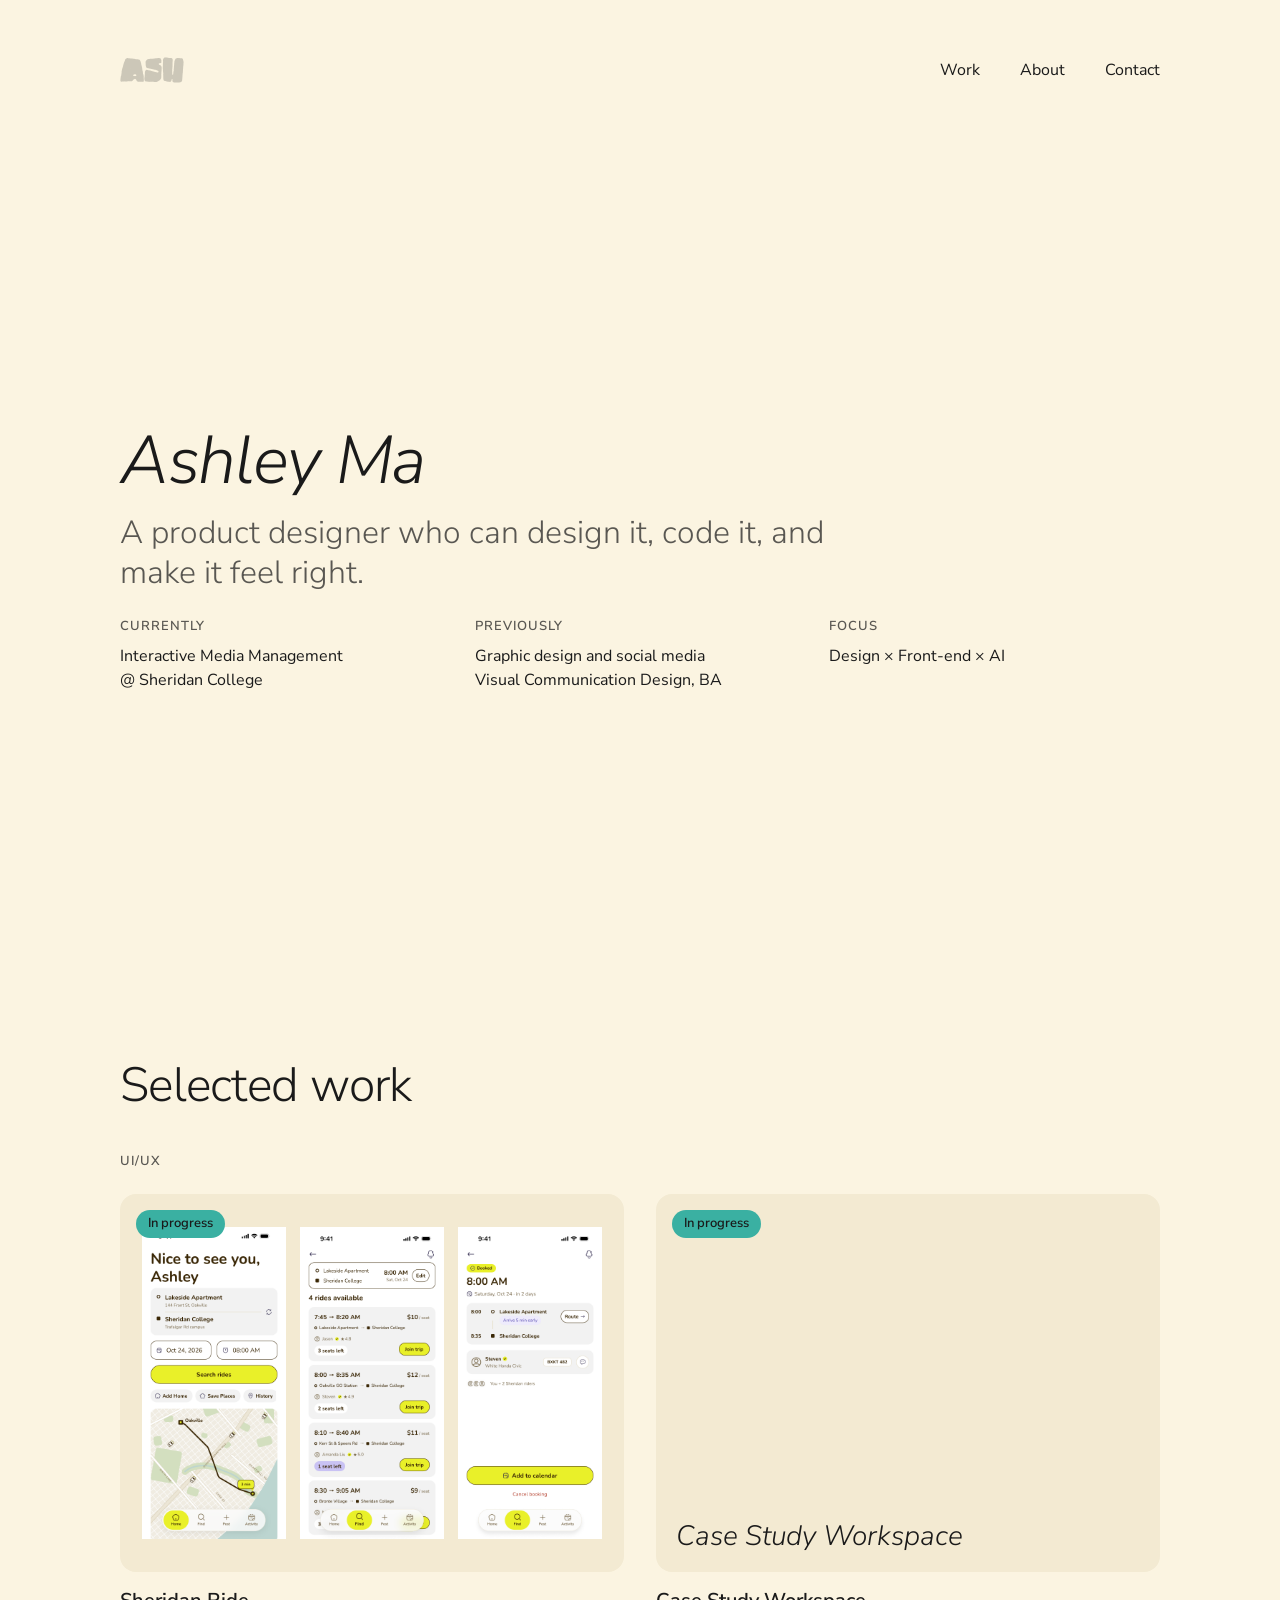
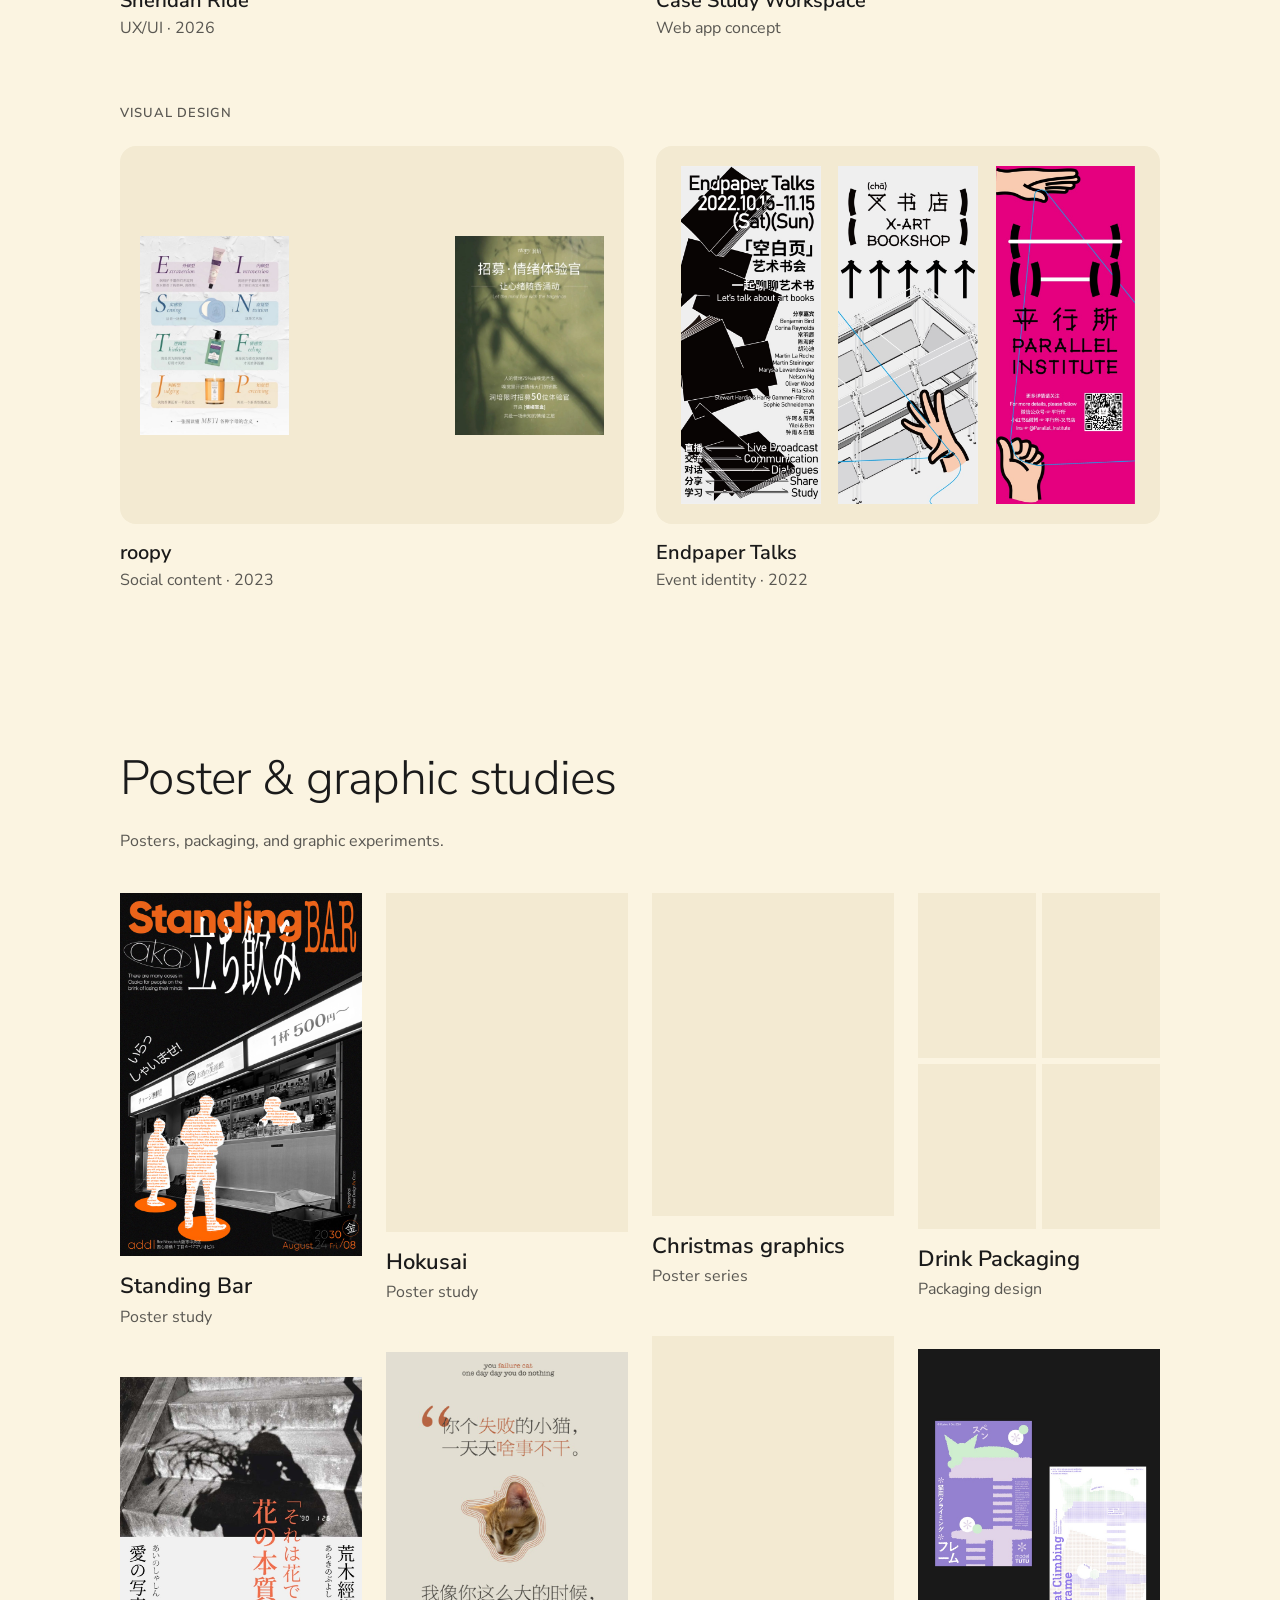
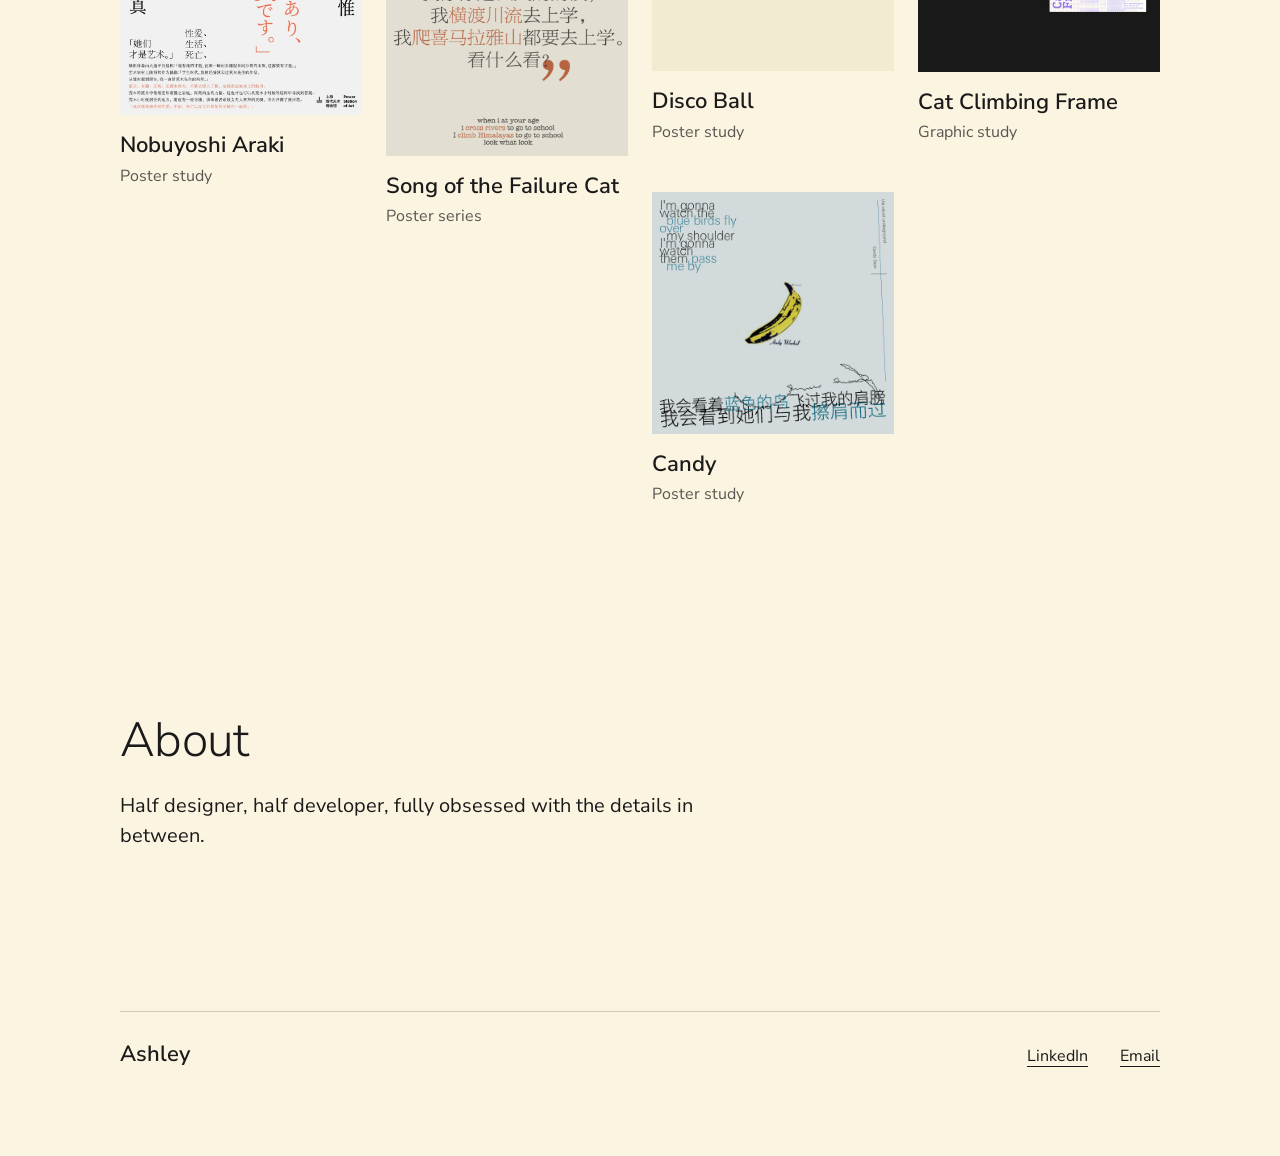
<file: index.html>
<!DOCTYPE html>
<html lang="en">
<head>
  <meta charset="UTF-8">
  <meta name="viewport" content="width=device-width, initial-scale=1.0">
  <meta name="description" content="Ashley Ma — Design × Front-end × AI.">
  <title>Ashley Ma ｜ Design × Front-end × AI</title>
  <link rel="icon" type="image/svg+xml" sizes="any" href="assets/brand_assets/favicon.svg">
  <link rel="preconnect" href="https://fonts.googleapis.com">
  <link rel="preconnect" href="https://fonts.gstatic.com" crossorigin>
  <link href="https://fonts.googleapis.com/css2?family=Gaegu:wght@700&amp;family=Nunito+Sans:ital,opsz,wght@0,6..12,300;0,6..12,400;0,6..12,600;1,6..12,300&amp;display=swap" rel="stylesheet">
  <link rel="stylesheet" href="css/style.css">
</head>
<body>
  <a class="skip-link" href="#main">Skip to content</a>
  <div class="page">
    <header class="site-header">
      <a class="brand" href="index.html" aria-label="ASH home"><img src="assets/brand_assets/ASHlogo.svg" width="96" height="39" alt="ASH"></a>
      <nav aria-label="Main navigation"><a href="#work">Work</a><a href="#about">About</a><a href="#contact">Contact</a></nav>
    </header>
    <main id="main" tabindex="-1">
      <section class="hero" aria-labelledby="intro">
        <div class="hero-title"><h1 id="intro">Ashley Ma</h1><p class="tagline">A product designer who can design it, code it, and make it feel right.</p></div>
        <dl class="facts">
          <div><dt>Currently</dt><dd>Interactive Media Management<br>@ Sheridan College</dd></div>
          <div><dt>Previously</dt><dd>Graphic design and social media<br>Visual Communication Design, BA</dd></div>
          <div><dt>Focus</dt><dd>Design × Front-end × AI</dd></div>
        </dl>
      </section>
      <section id="work" class="work" aria-labelledby="work-title">
        <h2 id="work-title">Selected work</h2>
        <div class="work-group">
          <h3 id="uiux-title" class="group-title">UI/UX</h3>
          <div class="project-grid">
            <a class="project-card-link" href="project.html?id=sheridan-ride"><article class="project">
              <div class="cover card--neutral"><p class="project-tag">In progress</p><span class="sheridan-screens" aria-hidden="true">
                <img src="assets/images/sheridanRide/01-home-page.png" width="804" height="1748" alt="" loading="lazy" decoding="async"><img src="assets/images/sheridanRide/02-search-results.png" width="804" height="1748" alt="" loading="lazy" decoding="async"><img src="assets/images/sheridanRide/04-posted-ride-details.png" width="804" height="1748" alt="" loading="lazy" decoding="async">
              </span></div>
              <h4>Sheridan Ride</h4><p class="project-meta">UX/UI · 2026</p>
            </article></a>
            <!-- Hidden: Photo Vocab App card. To show it again, delete this comment opener and its closer.
            <a class="project-card-link" href="project.html?id=photo-vocab-app"><article class="project">
              <div class="cover card--neutral"><p class="project-tag">In progress</p></div>
              <h4>Photo Vocab App</h4>
            </article></a>
            -->
            <a class="project-card-link" href="project.html?id=case-study-workspace"><article class="project">
              <div class="cover card--neutral"><p class="project-tag">In progress</p><span class="cover-title" aria-hidden="true">Case Study Workspace</span></div>
              <h4>Case Study Workspace</h4><p class="project-meta">Web app concept</p>
            </article></a>
          </div>
        </div>
        <div class="work-group">
          <h3 id="visual-title" class="group-title">Visual design</h3>
          <div class="project-grid">
            <a class="project-card-link" href="project.html?id=roopy"><article class="project">
              <div class="cover card--neutral"><span class="cover-art" aria-hidden="true"><img src="assets/images/portfolio/roopy-mbti.jpg" width="900" height="1200" alt="" loading="lazy" decoding="async"><img src="assets/images/portfolio/roopy-skin-tea-hand-cream.jpg" width="900" height="1200" alt="" loading="lazy" decoding="async"><img src="assets/images/portfolio/roopy-fragrance.jpg" width="900" height="1200" alt="" loading="lazy" decoding="async"></span></div>
              <h4>roopy</h4><p class="project-meta">Social content · 2023</p>
            </article></a>
            <a class="project-card-link" href="project.html?id=endpaper-talks"><article class="project">
              <div class="cover card--neutral"><span class="cover-art" aria-hidden="true"><img src="assets/images/portfolio/endpaper-talks.jpg" width="498" height="1200" alt="" loading="lazy" decoding="async"><img src="assets/images/portfolio/x-art-bookshop.jpg" width="499" height="1200" alt="" loading="lazy" decoding="async"><img src="assets/images/portfolio/parallel-institute.jpg" width="494" height="1200" alt="" loading="lazy" decoding="async"></span></div>
              <h4>Endpaper Talks</h4><p class="project-meta">Event identity · 2022</p>
            </article></a>
          </div>
        </div>
      </section>
      <section class="work personal-work" aria-labelledby="personal-title">
        <h2 id="personal-title">Poster &amp; graphic studies</h2><p class="section-intro">Posters, packaging, and graphic experiments.</p>
        <div class="exploration-grid">
          <a href="project.html?id=standing-bar"><article class="exploration-card"><img src="assets/images/portfolio/standing-bar.jpg" width="800" height="1200" alt="Standing Bar poster with monochrome street photography and orange lettering" loading="lazy" decoding="async"><h3>Standing Bar</h3><p>Poster study</p></article></a>
          <a href="project.html?id=araki"><article class="exploration-card"><img src="assets/images/portfolio/araki.jpg" width="857" height="1200" alt="Araki exhibition poster with monochrome photography" loading="lazy" decoding="async"><h3>Nobuyoshi Araki</h3><p>Poster study</p></article></a>
          <a href="project.html?id=hokusai"><article class="exploration-card"><img src="assets/images/portfolio/hokusai.jpg" width="857" height="1200" alt="Hokusai exhibition poster with Japanese prints and blue typography" loading="lazy" decoding="async"><h3>Hokusai</h3><p>Poster study</p></article></a>
          <a href="project.html?id=failure-cat"><article class="exploration-card"><img src="assets/images/portfolio/failure-cat-1.jpg" width="720" height="1200" alt="Failure Cat collage poster" loading="lazy" decoding="async"><h3>Song of the Failure Cat</h3><p>Poster series</p></article></a>
          <a href="project.html?id=christmas"><article class="exploration-card"><img src="assets/images/portfolio/christmas-series.jpg" width="900" height="1200" alt="Christmas graphic compositions in red, green, and cream" loading="lazy" decoding="async"><h3>Christmas graphics</h3><p>Poster series</p></article></a>
          <a href="project.html?id=disco-ball"><article class="exploration-card"><img src="assets/images/portfolio/disco-ball.jpg" width="867" height="1200" alt="Disco Ball poster with monochrome imagery and yellow accents" loading="lazy" decoding="async"><h3>Disco Ball</h3><p>Poster study</p></article></a>
          <a href="project.html?id=candy"><article class="exploration-card"><img src="assets/images/portfolio/candy.jpg" width="1200" height="1200" alt="Candy poster with a yellow banana illustration and bilingual lyrics" loading="lazy" decoding="async"><h3>Candy</h3><p>Poster study</p></article></a>
          <a href="project.html?id=drink-packaging"><article class="exploration-card"><div class="exploration-collage" aria-hidden="true"><img src="assets/images/portfolio/packaging-0206-02.jpg" width="859" height="1200" alt="" loading="lazy" decoding="async"><img src="assets/images/portfolio/packaging-0206-03.jpg" width="859" height="1200" alt="" loading="lazy" decoding="async"><img src="assets/images/portfolio/packaging-0210-04.jpg" width="859" height="1200" alt="" loading="lazy" decoding="async"><img src="assets/images/portfolio/packaging-0210-05.jpg" width="859" height="1200" alt="" loading="lazy" decoding="async"></div><h3>Drink Packaging</h3><p>Packaging design</p></article></a>
          <a href="project.html?id=cat-climbing-frame"><article class="exploration-card"><img src="assets/images/portfolio/cat-climbing-frame.jpg" width="900" height="1200" alt="Purple cat climbing frame graphic design" loading="lazy" decoding="async"><h3>Cat Climbing Frame</h3><p>Graphic study</p></article></a>
        </div>
      </section>
      <section id="about" class="about" aria-labelledby="about-title">
        <h2 id="about-title">About</h2><p class="body-large">Half designer, half developer, fully obsessed with the details in between.</p>
      </section>
    </main>
    <footer id="contact" class="site-footer"><div class="footer-row"><p class="signature">Ashley</p><div class="footer-links"><a class="contact-link" href="https://www.linkedin.com/in/ashleymadesign/">LinkedIn</a><a class="contact-link" href="mailto:Ashley.ma0902@gmail.com">Email</a></div></div></footer>
  </div>
</body>
</html>
</file>
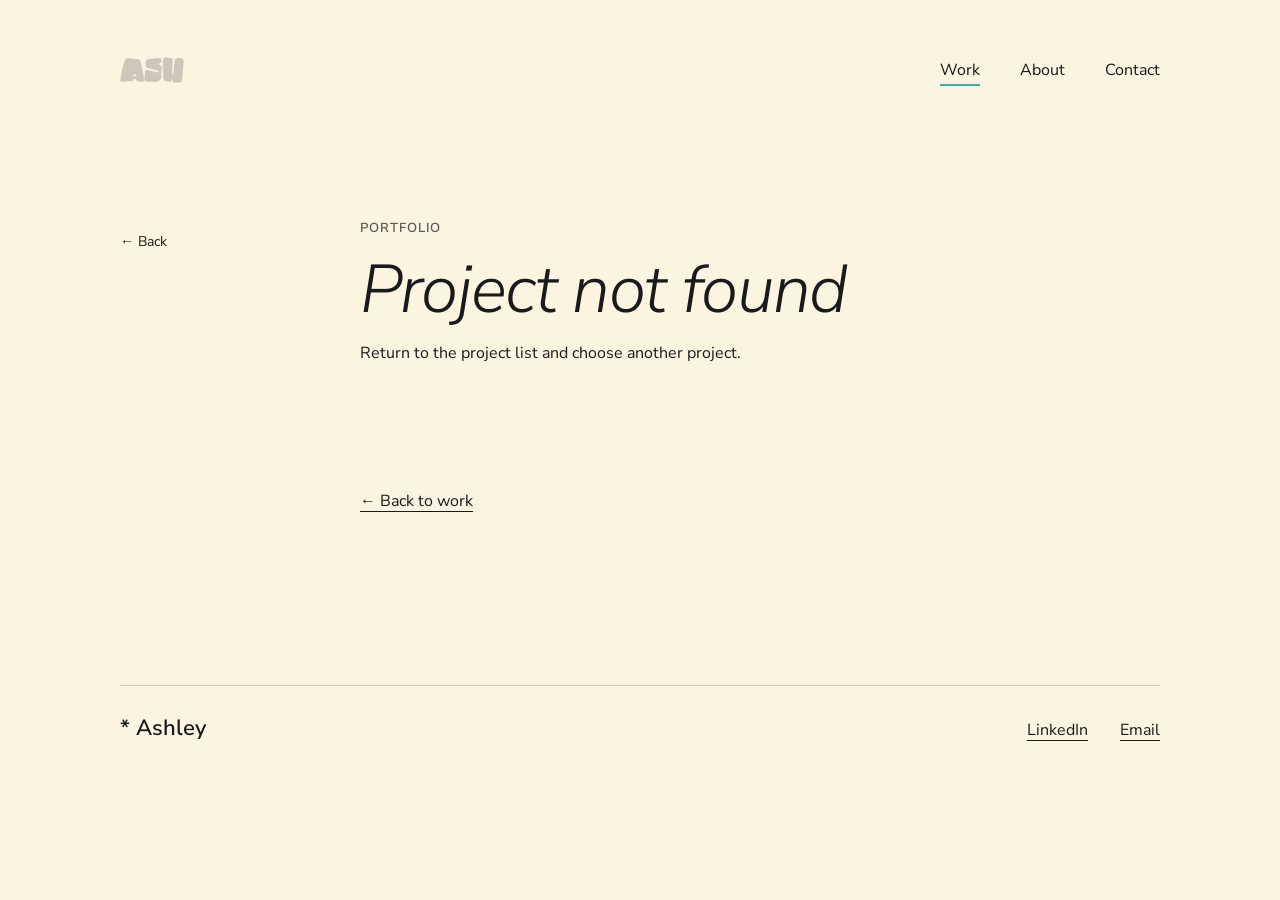
<file: project.html>
<!DOCTYPE html>
<html lang="en">
<head>
  <meta charset="UTF-8">
  <meta name="viewport" content="width=device-width, initial-scale=1.0">
  <meta name="description" content="Ashley Ma portfolio project.">
  <title>Project — Ashley Ma</title>
  <link rel="icon" type="image/svg+xml" sizes="any" href="assets/brand_assets/favicon.svg">
  <link rel="preconnect" href="https://fonts.googleapis.com">
  <link rel="preconnect" href="https://fonts.gstatic.com" crossorigin>
  <link href="https://fonts.googleapis.com/css2?family=Gaegu:wght@700&amp;family=Nunito+Sans:ital,opsz,wght@0,6..12,300;0,6..12,400;0,6..12,600;1,6..12,300&amp;display=swap" rel="stylesheet">
  <link rel="stylesheet" href="css/style.css">
  <script src="js/project.js" defer></script>
</head>
<body>
  <a class="skip-link" href="#main">Skip to content</a>
  <div class="page">
    <header class="site-header">
      <a class="brand" href="index.html" aria-label="ASH home"><img src="assets/brand_assets/ASHlogo.svg" width="96" height="39" alt="ASH"></a>
      <nav aria-label="Main navigation"><a href="index.html#work" aria-current="true">Work</a><a href="index.html#about">About</a><a href="index.html#contact">Contact</a></nav>
    </header>
    <main id="main" class="case-main" tabindex="-1"><aside class="rail"><a class="page-back" href="index.html#work">← Back</a><nav class="toc" aria-label="On this page"></nav></aside><article id="project-content" class="case-study"><p>Loading project…</p></article></main>
    <footer class="site-footer"><div class="footer-row"><p class="signature">* Ashley</p><div class="footer-links"><a class="contact-link" href="https://www.linkedin.com/in/ashleymadesign/">LinkedIn</a><a class="contact-link" href="mailto:Ashley.ma0902@gmail.com">Email</a></div></div></footer>
  </div>
</body>
</html>
</file>
<file: css/style.css>
:root {
  --color-bg: #FBF4E1;              /* page background (60%) - light tint of Pantone Anise Flower */
  --color-card: #F37E9B;            /* project cards, simple screenshots (30%) - Pantone Rosy Future */
  --color-card-neutral: #F3EAD2;    /* project cards, colorful screenshots - warm sand */
  --color-accent: #3AB0A2;          /* tags, active/hover link line (10%) - Pantone Waterfall */
  --color-text: #1A1A1A;            /* main text */
  --color-text-muted: rgba(26, 26, 26, 0.72);  /* secondary text */
  --color-line: rgba(26, 26, 26, 0.2);         /* footer divider (kept) */
  --color-green: #C9D77E;           /* only the unused .flow-line still refers to this */
  --color-white: #FFFFFF;           /* currently unused */
}
* { box-sizing: border-box; }
body { margin: 0; background: var(--color-bg); color: var(--color-text); font-family: 'Nunito Sans', sans-serif; font-size: 1rem; line-height: 1.5; }
h1, h2, h3, h4, p, figure, dl, dd { margin: 0; }
a { color: inherit; text-underline-offset: .3em; }
a:hover { text-decoration-thickness: 2px; }
:focus-visible { outline: 2px solid var(--color-text); outline-offset: 2px; }
::selection { color: var(--color-text); background: var(--color-accent); }
.page { width: min(1200px, calc(100% - 240px)); margin-inline: auto; }
.site-header { display: flex; align-items: center; justify-content: space-between; gap: 24px; padding-block: 40px; }
/* min-height keeps the header at 139px now that the logo is 26px tall. */
.brand { display: inline-flex; align-items: center; min-height: 59px; padding: 10px; margin-left: -10px; }
.brand img { display: block; width: auto; height: 26px; opacity: .2; filter: brightness(0) invert(9.4%); }
nav { display: flex; flex-wrap: wrap; column-gap: 40px; }
nav a { display: inline-flex; align-items: center; min-height: 44px; text-decoration: none; }
.site-header nav a { position: relative; color: var(--color-text); font-size: 16px; }
/* Hover/active line: 2px thick, 2px below the text, drawn without changing the link box or nav height. */
.site-header nav a::after { content: ""; position: absolute; inset-inline: 0; top: calc(50% + .75em + 2px); height: 2px; background: transparent; }
.site-header nav a:hover::after, .site-header nav a[aria-current]::after { background: var(--color-accent); }
.page-back:hover { text-decoration: underline; }
.page-back { display: inline-flex; align-items: center; min-height: 44px; font-size: .875rem; text-decoration: none; }
main { display: grid; gap: 160px; padding-top: 80px; }
section, footer, .resume { scroll-margin-top: 24px; }
/* The hero fills the first screen (minus the 139px top bar and 80px top padding) so Selected work starts below the fold. */
.hero { display: grid; align-content: center; gap: 24px; min-height: calc(100dvh - 220px); }
.hero-title { display: grid; gap: 16px; }
.note { font: 700 1.5rem/1.2 'Gaegu', cursive; }
h1 { max-width: 640px; font-size: clamp(2.5rem, 1.5rem + 3.4vw, 4.5rem); font-weight: 300; font-style: italic; line-height: 1.05; letter-spacing: -.02em; }
h2 { font-size: clamp(2rem, 1.4rem + 2vw, 3rem); font-weight: 300; line-height: 1.1; letter-spacing: -.015em; }
h3 { font-size: 1.375rem; font-weight: 600; line-height: 1.3; }
p { max-width: 640px; }
.muted, .project-meta, .work-status { color: var(--color-text-muted); }
/* Figma H2 scale: the one-line intro sits under the display name without competing with it. */
.tagline { max-width: 760px; color: var(--color-text-muted); font-size: clamp(1.5rem, 1.1rem + 1.4vw, 2rem); font-weight: 300; line-height: 1.25; }
.facts { display: grid; grid-template-columns: repeat(3, minmax(0, 1fr)); gap: 24px; }
/* Project info row (role, team, timeline, tools) reuses the hero facts style with four columns. */
.case-facts { grid-template-columns: repeat(4, minmax(0, 1fr)); max-width: 900px; margin-top: 16px; }
dt { font-size: .8125rem; font-weight: 600; line-height: 1.4; letter-spacing: .08em; text-transform: uppercase; }
dt { margin-bottom: 8px; color: var(--color-text-muted); }
.group-title { margin-top: 40px; color: var(--color-text-muted); font-size: .8125rem; font-weight: 600; line-height: 1.4; letter-spacing: .08em; text-transform: uppercase; }
.work-group + .work-group { margin-top: 64px; }
.project-grid { display: grid; grid-template-columns: repeat(2, minmax(0, 1fr)); gap: 32px; margin-top: 24px; }
.project { min-width: 0; }
.section-intro { margin-top: 24px; color: var(--color-text-muted); }
/* Thumbnail box: screenshots are centred and contained (never cropped). */
.cover { position: relative; display: flex; align-items: center; justify-content: center; aspect-ratio: 4 / 3; min-height: 0; padding: 20px; overflow: hidden; border-radius: 16px; background: var(--color-card); margin-bottom: 14px; }
.cover.card--neutral { background: var(--color-card-neutral); }
/* Projects without a screenshot show their name inside the box, bottom-left. */
.cover-title { align-self: flex-end; margin-inline-end: auto; color: var(--color-text); font-size: 28px; font-weight: 300; font-style: italic; line-height: 1.1; }
/* One equal column per image, whatever the count. */
.cover-art { position: relative; z-index: 1; display: grid; grid-template-rows: minmax(0, 1fr); grid-auto-flow: column; grid-auto-columns: minmax(0, 1fr); gap: 8px; width: 100%; height: 100%; }
.cover-art img { display: block; width: 100%; height: 100%; min-width: 0; object-fit: contain; }
.sheridan-screens { position: relative; z-index: 1; display: flex; align-items: center; justify-content: center; gap: 3%; width: 100%; height: 100%; }
.sheridan-screens img { display: block; width: auto; max-width: 31%; height: 100%; border-radius: 12px; object-fit: contain; }
.project-card-link { display: block; min-width: 0; color: inherit; text-decoration: none; }
.project > h4 { font-size: 20px; font-weight: 600; }
.project-meta { font-size: 16px; }
/* Tag pill sits in the thumbnail's top-left corner. */
.project-tag { position: absolute; top: 16px; left: 16px; z-index: 2; padding: 6px 12px; border-radius: 999px; background: var(--color-accent); color: var(--color-text); font-size: 13px; font-weight: 600; line-height: 1.2; }
.project-card-link:hover h4, .exploration-grid > a:hover h3 { text-decoration: underline; text-underline-offset: .3em; }
figcaption { display: flex; flex-wrap: wrap; gap: 4px 8px; margin-top: 24px; }
strong { font-weight: 600; }
.work-status { margin-top: 40px; }
.exploration-grid { column-count: 4; column-gap: 24px; margin-top: 40px; }
.exploration-grid > a { display: inline-block; width: 100%; margin-bottom: 48px; color: inherit; text-decoration: none; break-inside: avoid; }
.exploration-card img { display: block; width: 100%; height: auto; background: var(--color-card-neutral); }
.exploration-collage { display: grid; grid-template-columns: repeat(2, minmax(0, 1fr)); gap: 6px; }
/* Cells follow the artwork ratio, so there are no letterbox edges. */
.exploration-collage img { display: block; width: 100%; height: auto; min-width: 0; }
.exploration-card h3 { margin-top: 16px; }
.exploration-card p { margin-top: 4px; color: var(--color-text-muted); }
.about { display: grid; gap: 24px; }
.body-large { font-size: 1.25rem; }
.resume { max-width: 640px; }
.contact-link { min-width: 0; padding-block: 8px; overflow-wrap: anywhere; }
.site-footer { margin-top: 160px; border-top: 1px solid var(--color-line); padding-block: 24px 64px; }
.footer-row { display: flex; flex-wrap: wrap; justify-content: space-between; align-items: baseline; gap: 16px; margin-bottom: 16px; }
.footer-links { display: flex; flex-wrap: wrap; gap: 0 32px; min-width: 0; }
.signature { font-size: 1.375rem; font-weight: 600; }
.skip-link { position: fixed; top: 8px; left: 24px; z-index: 10; padding: 16px 24px; background: var(--color-bg); transform: translateY(-200%); }
.skip-link:focus { transform: translateY(0); }
.filter-definitions { position: absolute; }
.case-main { row-gap: 24px; }
.case-study { min-width: 0; }
.case-header { display: grid; gap: 16px; }
.eyebrow { color: var(--color-text-muted); font-size: .8125rem; font-weight: 600; letter-spacing: .08em; text-transform: uppercase; }
.case-intro { max-width: 720px; font-size: 1.25rem; color: var(--color-text-muted); }
/* Columns follow the image count so the last row is never left with one lone image. */
.case-gallery { display: grid; grid-template-columns: repeat(3, minmax(0, 1fr)); align-items: start; gap: 24px; max-width: 900px; margin-top: 80px; }
/* :where keeps these count rules at class weight, so the mobile one-column rule below can override them. */
.case-gallery:where(:has(> :nth-child(2):last-child)) { grid-template-columns: repeat(2, minmax(0, 1fr)); }
.case-gallery:where(:has(> :nth-child(4):last-child), :has(> :nth-child(7):last-child)) { grid-template-columns: repeat(4, minmax(0, 1fr)); }
.case-gallery.gallery-one { grid-template-columns: minmax(0, 640px); }
.case-section .case-gallery { margin-top: 16px; }
.case-gallery img, .case-gallery video { display: block; width: 100%; height: auto; background: var(--color-card-neutral); }
.case-gallery img[src$=".png"] { background: none; } /* PNG screens can have transparent rounded corners */
.case-section { display: grid; gap: 16px; max-width: 900px; margin-top: 112px; }
.case-section h2 { max-width: 720px; font-size: 2rem; line-height: 1.2; }
.case-section h3 { margin-top: 8px; }
.case-section p, .case-section ul, .case-section ol { max-width: 720px; }
.case-section ul, .case-section ol { margin-block: 0; padding-inline-start: 1.25rem; }
.case-section li + li { margin-top: 8px; }
.case-columns { display: grid; grid-template-columns: repeat(2, minmax(0, 1fr)); gap: 48px; }
.value-list { display: grid; grid-template-columns: repeat(2, minmax(0, 1fr)); gap: 12px 32px; list-style-position: inside; padding: 0; }
.steps { display: grid; gap: 16px; }
.flow-line { padding: 24px; background: var(--color-green); font-weight: 600; }
.back-link { display: inline-block; margin-top: 112px; padding-block: 12px; }
.toc { display: flex; flex-direction: column; flex-wrap: nowrap; font-size: .875rem; }
.toc a { min-height: 32px; color: var(--color-text-muted); }
.toc a[aria-current="true"] { color: var(--color-text); }
.toc-link::before { content: ""; inline-size: 5px; block-size: 5px; margin-inline: -11px 6px; background: currentColor; opacity: 0; }
.toc-link[aria-current="true"]::before { opacity: 1; }
@media (min-width: 1001px) and (min-height: 481px) {
  /* Top bar stays visible on every page; in-page jumps land below it (header is 139px tall). */
  /* border-image paints the background edge to edge without widening the page, so content never shows beside the bar. */
  .site-header { position: sticky; inset-block-start: 0; z-index: 10; border-image: conic-gradient(var(--color-bg) 0 0) fill 0 // 0 100vmax; }
  section, footer, .resume, .case-header, .case-section { scroll-margin-top: 160px; }
  /* Project pages: back link and contents in a left rail inside the same 1200px frame as the homepage. */
  .case-main { grid-template-columns: 200px minmax(0, 1fr); column-gap: 40px; align-items: start; }
  .rail { position: sticky; inset-block-start: 180px; display: grid; gap: 16px; }
}
/* Narrow or short screens: no rail contents, just the back link above the project. */
@media (max-width: 1000px), (max-height: 480px) { .toc { display: none; } }
@media (max-width: 768px) { .project-grid { grid-template-columns: minmax(0, 1fr); } }
@media (max-width: 1000px) {
  .case-facts { grid-template-columns: repeat(2, minmax(0, 1fr)); }
  .page { width: calc(100% - 48px); }
  nav { column-gap: 24px; }
  .exploration-grid { column-count: 3; }
}
@media (max-width: 700px) { .exploration-grid { column-count: 2; } }
@media (max-width: 600px) {
  .site-header { align-items: flex-start; flex-direction: column; gap: 16px; padding-block: 24px; }
  nav { width: 100%; justify-content: space-between; gap: 8px; }
  main { padding-top: 64px; }
  .facts, .project-grid { grid-template-columns: minmax(0, 1fr); }
  .facts { gap: 24px; }
  .artwork-cover { padding: 8px; gap: 4px; }
  .case-columns, .value-list, .case-gallery { grid-template-columns: minmax(0, 1fr); }
  .case-gallery { margin-top: 48px; }
  .case-section, .back-link { margin-top: 80px; }
}
@media (max-width: 480px) { .exploration-grid { column-count: 1; } }
</file>
